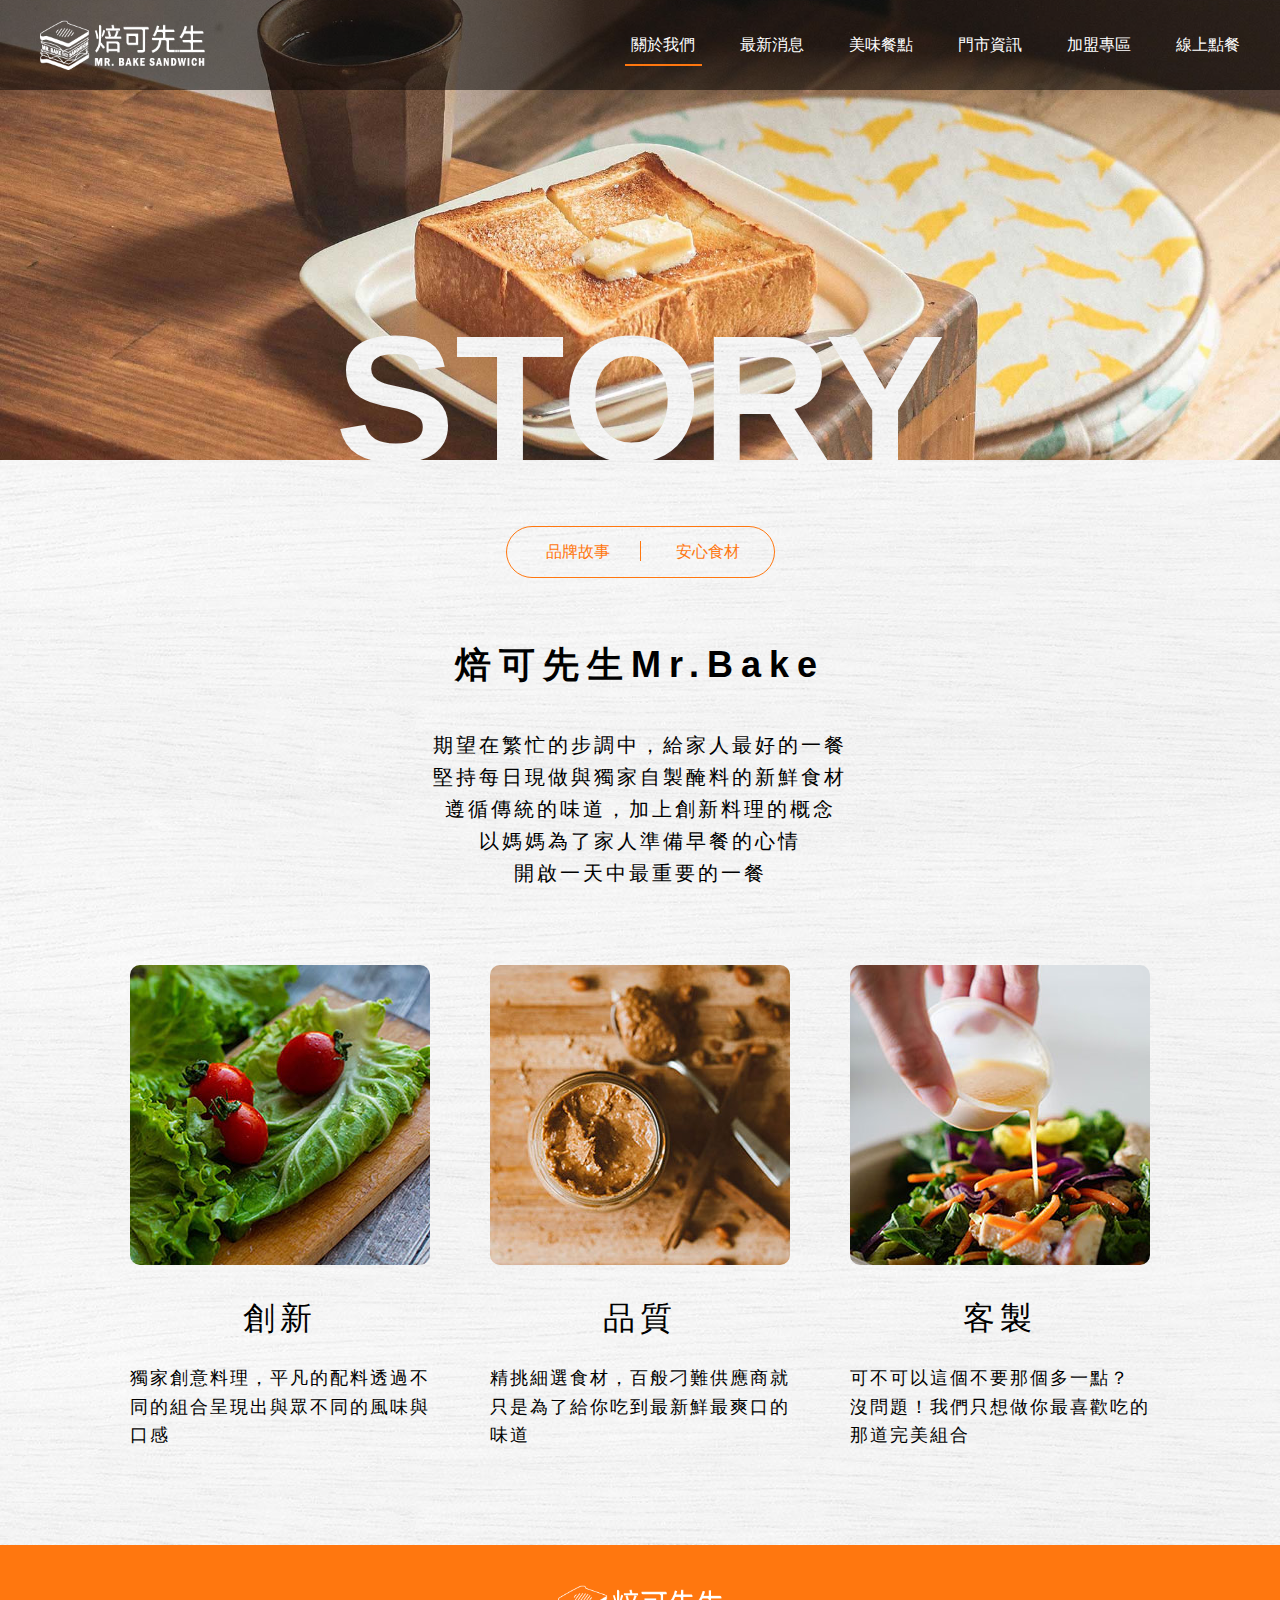
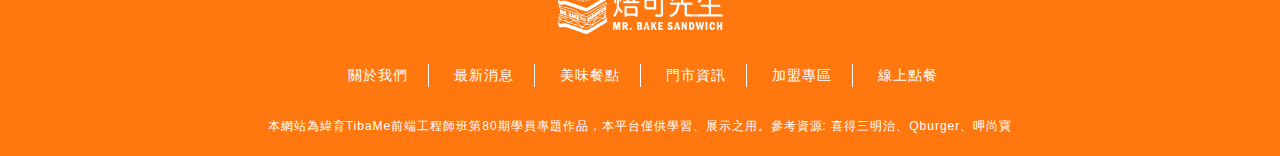
<file: about.html>
<!DOCTYPE html>
<html lang="en">
<head>
    <meta charset="UTF-8">
    <meta http-equiv="X-UA-Compatible" content="IE=edge">
    <meta name="viewport" content="width=device-width, initial-scale=1.0">
    <title>品牌故事</title>
    <link rel="icon" href="img/title.ico"  type="image/x-icon">
    <link rel="stylesheet" href='css/style_about.css'>
    <link rel="stylesheet" href="https://cdnjs.cloudflare.com/ajax/libs/font-awesome/6.2.0/css/all.min.css"/>
</head>
<body>
    <header id="header"  class="ham_bg">
        <div class="top">
            <a href="index.html"><img id='img_scroll' src='img/logo_w.png' alt=""></a>
            <i id='i_click' class="fa-solid fa-bars"></i>
            <ul id="ul_show" class="ham_ul_show">
                <li id="ol_show">
                    <a  class href="about.html">關於我們</a>
                    <ol >
                        <li><a class href="about.html">品牌故事</a></li>
                        <li><a class href="about_food.html">安心食材</a></li>
                    </ol>
                </li>
                <li><a class href="news.html">最新消息</a></li>
                <li><a class href="menu.html">美味餐點</a></li>
                <li><a class href="shop.html">門市資訊</a></li>
                <li><a class href="join.html">加盟專區</a></li>
                <li><a class href="order.html">線上點餐</a></li>
            </ul>
        </div>
    </header>
    <main>
        <div class="ab_banner banner">
            <h1 class="pagetitle">STORY</h1>
        </div>
        <div class="about_btn">
            <a href="about.html" class="story_btn">品牌故事</a><a href="about_food.html" class="food_btn">安心食材</a>
        </div>
        <div class="ab_content">
            <h2>焙可先生Mr.Bake</h2>
            <h6>期望在繁忙的步調中，給家人最好的一餐<br>
            堅持每日現做與獨家自製醃料的新鮮食材<br>
            遵循傳統的味道，加上創新料理的概念<br>
            以媽媽為了家人準備早餐的心情<br>
            開啟一天中最重要的一餐</h6>
        </div>
        <ul class="ab_info">
            <li>
                <img src='img/about_story/content1_story.jpg' alt=""><h4>創新</h4>
                <p class="font18px">獨家創意料理，平凡的配料透過不同的組合呈現出與眾不同的風味與口感
                </p>
            </li>
            <li>
                <img src='img/about_story/content2_story.jpg' alt=""><h4>品質</h4>
                <p class="font18px">精挑細選食材，百般刁難供應商就只是為了給你吃到最新鮮最爽口的味道
                </p>
            </li>
            <li>
                <img src='img/about_story/content3_story.jpg' alt=""><h4>客製</h4>
                <p class="font18px">可不可以這個不要那個多一點？
                    沒問題！我們只想做你最喜歡吃的那道完美組合
                </p>
            </li>
        </ul>

    </main>
    <footer>
        <div class="info">
            <a href="index.html"><img src='img/logo_w.png' alt=""></a>
            <ul>
                <li><a href="about.html">關於我們</a></li>
                <li><a href="news.html">最新消息</a></li>
                <li><a href="menu.html">美味餐點</a></li>
                <li><a href="shop.html">門市資訊</a></li>
                <li><a href="join.html">加盟專區</a></li>
                <li><a href="order.html">線上點餐</a></li>
            </ul>
            <p>本網站為緯育TibaMe前端工程師班第80期學員專題作品，本平台僅供學習、展示之用。參考資源: 喜得三明治、Qburger、呷尚寶</p>
        </div>
    </footer>
    <script src="js/jquery-3.6.1.min.js"></script>
    <script src="js/common.js"></script>
</body>
</html>
</file>
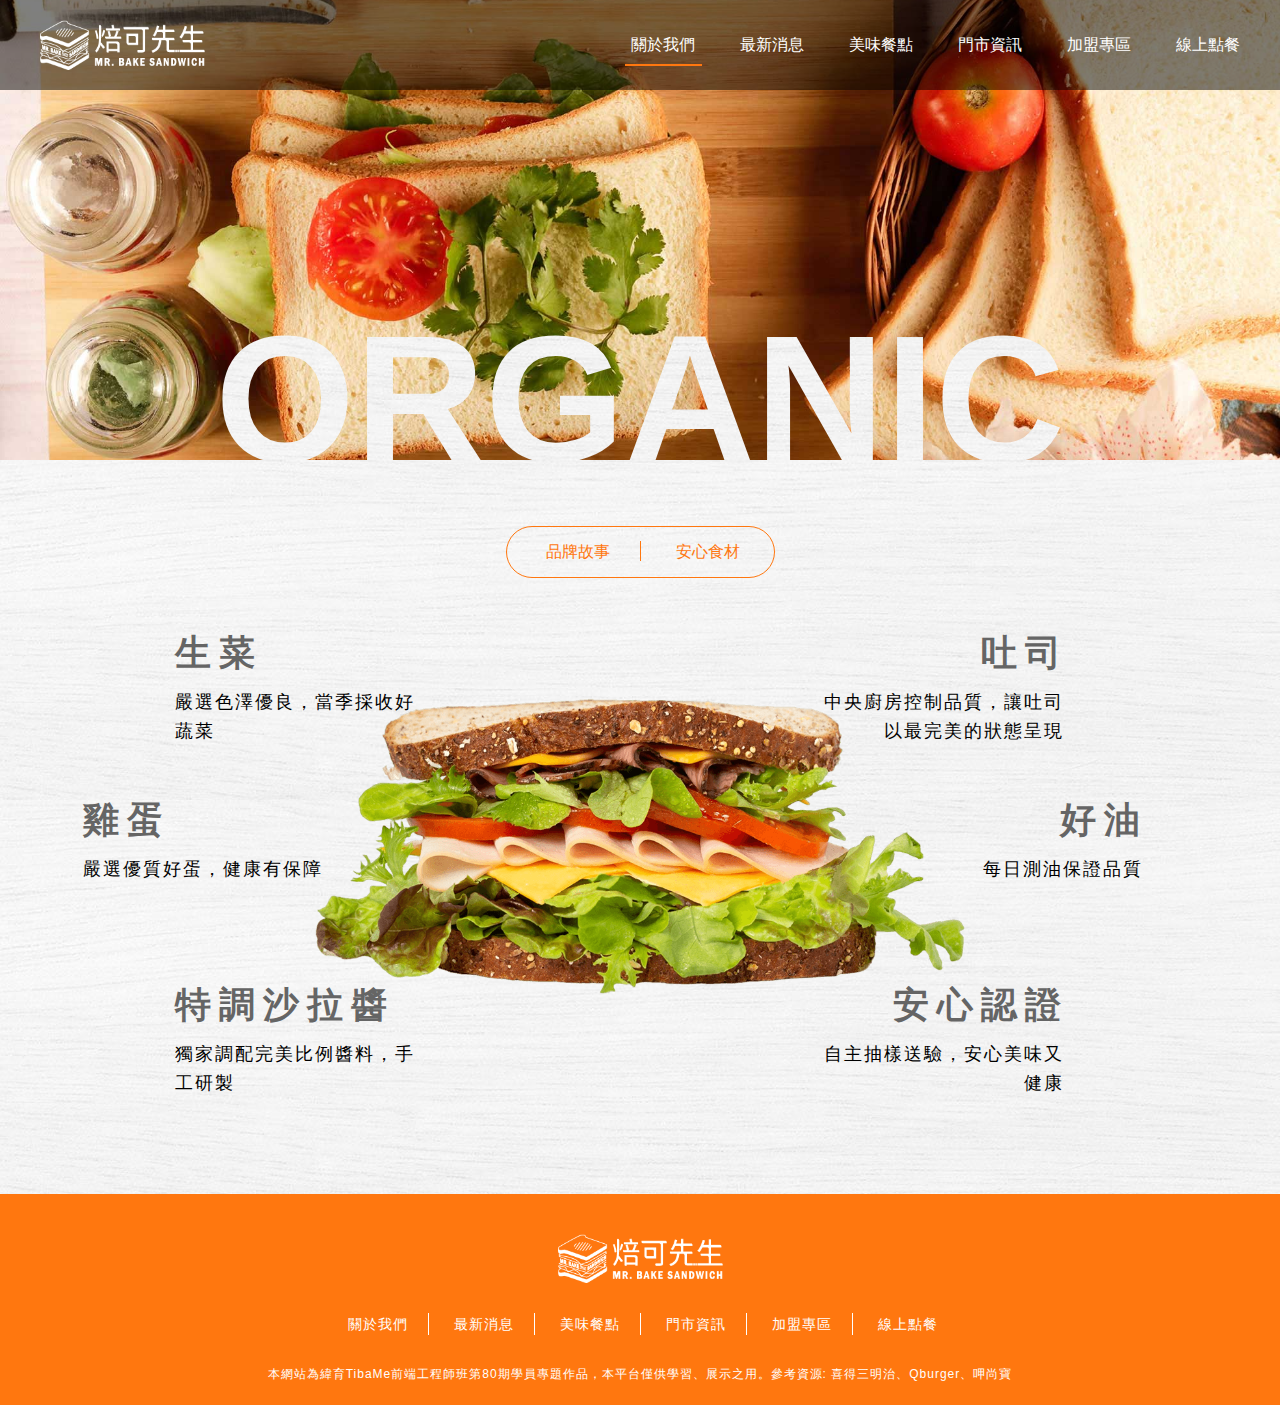
<file: about_food.html>
<!DOCTYPE html>
<html lang="en">
<head>
    <meta charset="UTF-8">
    <meta http-equiv="X-UA-Compatible" content="IE=edge">
    <meta name="viewport" content="width=device-width, initial-scale=1.0">
    <title>安心食材</title>
    <link rel="icon" href="img/title.ico"  type="image/x-icon">
    <link rel="stylesheet" href='css/style_about_organicfood.css'>
    <link rel="stylesheet" href="https://cdnjs.cloudflare.com/ajax/libs/font-awesome/6.2.0/css/all.min.css"/>
</head>
<body>
    <header id="header"  class="">
        <div class="top">
            <a href="index.html"><img id='img_scroll' src='img/logo_w.png' alt=""></a>
            <i id='i_click' class="fa-solid fa-bars"></i>
            <ul id="ul_show" class="">
                <li id="ol_show"><a  class href="about.html">關於我們</a>
                    <ol >
                        <li><a class href="about.html">品牌故事</a></li>
                        <li><a class href="about_food.html">安心食材</a></li>
                    </ol></li>
                <li><a class href="news.html">最新消息</a></li>
                <li><a class href="menu.html">美味餐點</a></li>
                <li><a class href="shop.html">門市資訊</a></li>
                <li><a class href="join.html">加盟專區</a></li>
                <li><a class href="order.html">線上點餐</a></li>
            </ul>
        </div>
    </header>
    <main>
        <div class="ab_f_banner banner">
            <h1 class="pagetitle">ORGANIC</h1>
        </div>
        <div class="about_btn">
            <a href="about.html" class="story_btn">品牌故事</a><a href="about_food.html" class="food_btn">安心食材</a>
        </div>
        <div class="food">
            <img src='img/about_organicfood/content_food.png' alt="">
            <ul>
                <li class="food1">
                    <h2>生菜</h2>
                    <p class="font18px">嚴選色澤優良，當季採收好蔬菜</p>
                </li>
                <li class="food2">
                    <h2>吐司</h2>
                    <p class="font18px">中央廚房控制品質，讓吐司以最完美的狀態呈現</p>
                </li>
                <li class="food3">
                    <h2>雞蛋</h2>
                    <p class="font18px">嚴選優質好蛋，健康有保障</p>
                </li>
                <li class="food4">
                    <h2>好油</h2>
                    <p class="font18px">每日測油保證品質</p>
                </li>
                <li class="food5">
                    <h2>特調沙拉醬</h2>
                    <p class="font18px">獨家調配完美比例醬料，手工研製</p>
                </li>
                <li class="food6">
                    <h2>安心認證</h2>
                    <p class="font18px">自主抽樣送驗，安心美味又健康</p>
                </li>
            </ul>
        </div>
    </main>
    <footer>
        <div class="info">
            <a href="index.html"><img src='img/logo_w.png' alt=""></a>
            <ul>
                <li><a href="about.html">關於我們</a></li>
                <li><a href="news.html">最新消息</a></li>
                <li><a href="menu.html">美味餐點</a></li>
                <li><a href="shop.html">門市資訊</a></li>
                <li><a href="join.html">加盟專區</a></li>
                <li><a href="order.html">線上點餐</a></li>
            </ul>
            <p>本網站為緯育TibaMe前端工程師班第80期學員專題作品，本平台僅供學習、展示之用。參考資源: 喜得三明治、Qburger、呷尚寶</p>
        </div>
    </footer>
    <script src="js/jquery-3.6.1.min.js"></script>
    <script src="js/common.js"></script>
</body>
</html>
</file>
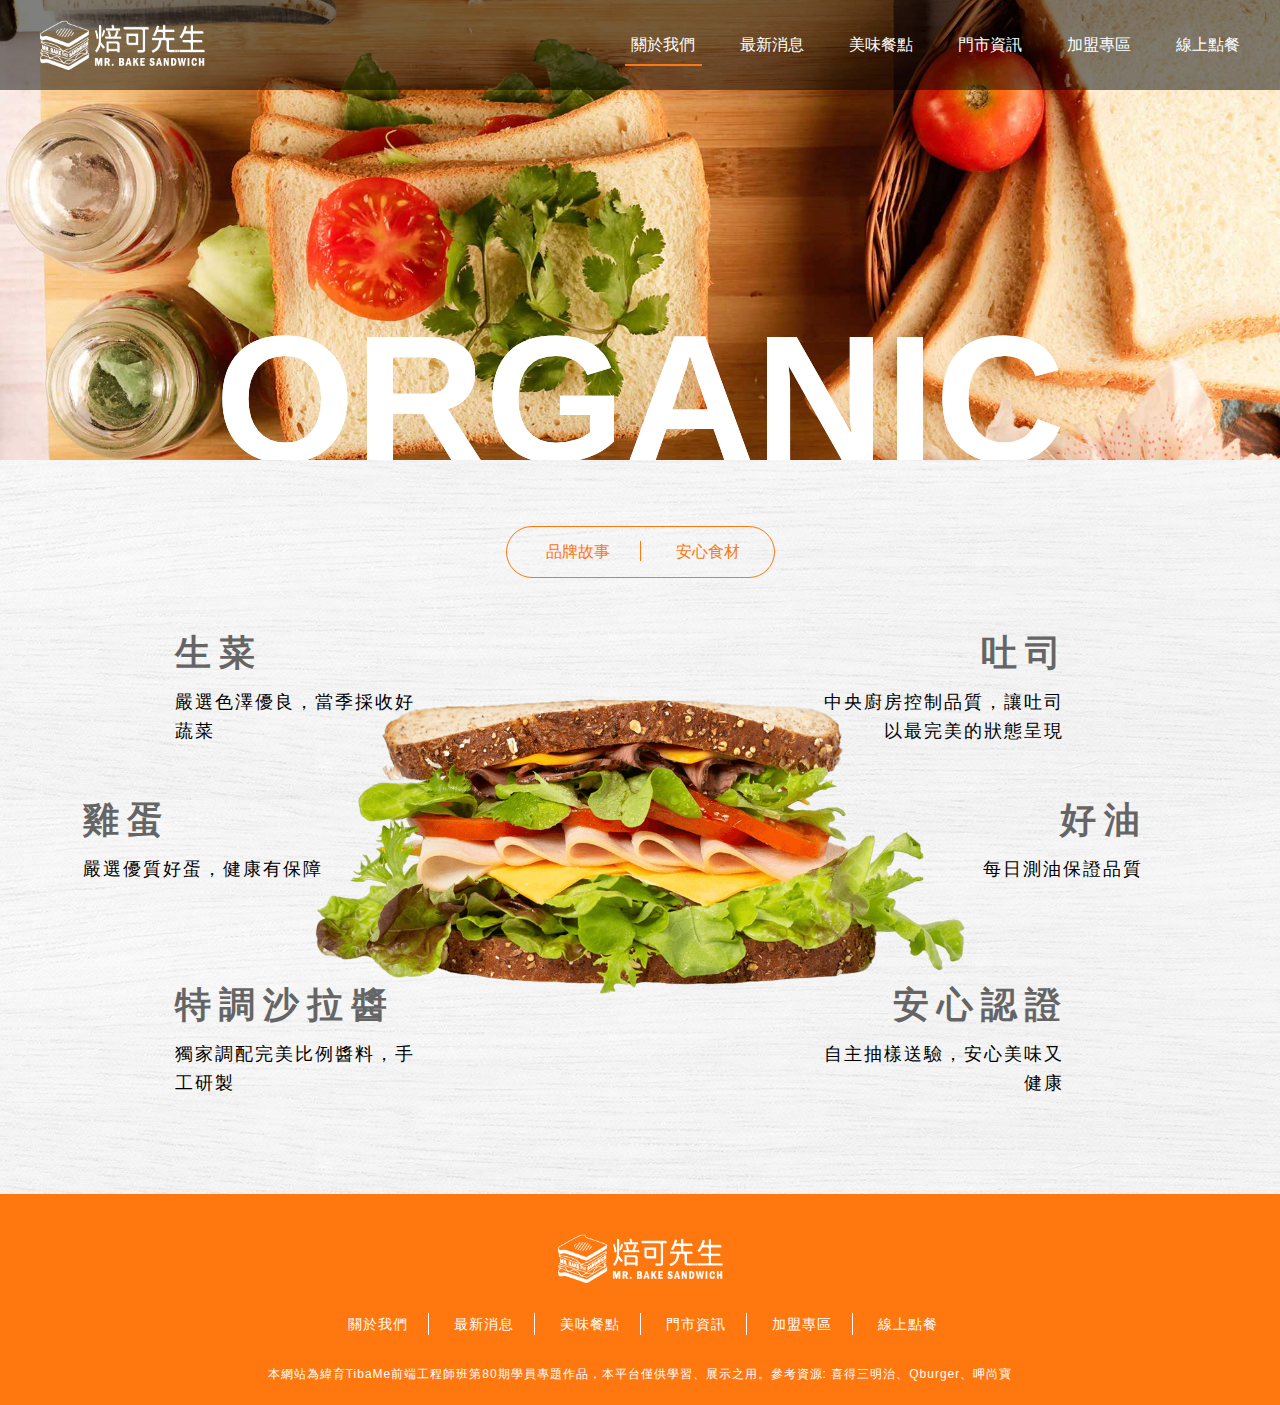
<file: about_organicfood.html>
<!DOCTYPE html>
<html lang="en">
<head>
    <meta charset="UTF-8">
    <meta http-equiv="X-UA-Compatible" content="IE=edge">
    <meta name="viewport" content="width=device-width, initial-scale=1.0">
    <title>安心食材</title>
    <link rel="stylesheet" href='css/style_about_organicfood.css'>
</head>
<body>
    <header>
        <div class="top">
            <a href="index.html"><img src='img/logo_w.png' alt=""></a>
            <ul>
                <li><a href="about.html">關於我們</a>
                    <ol>
                        <li><a href="about.html">品牌故事</a></li>
                        <li><a href="about_organicfood.html">安心食材</a></li>
                    </ol></li>
                <li><a href="news.html">最新消息</a></li>
                <li><a href="menu.html">美味餐點</a></li>
                <li><a href="shop.html">門市資訊</a></li>
                <li><a href="join.html">加盟專區</a></li>
                <li><a href="order.html">線上點餐</a></li>
            </ul>
        </div>
    </header>
    <main>
        <div class="ab_f_banner banner">
            <h1 class="pagetitle white">ORGANIC</h1>
        </div>
        <div class="about_btn">
            <a href="about.html" class="story_btn">品牌故事</a><a href="about_organicfood.html" class="food_btn">安心食材</a>
        </div>
        <div class="food">
            <img src='img/about_organicfood/content_food.png' alt="">
            <ul>
                <li class="food1">
                    <h2>生菜</h2>
                    <p class="font18px">嚴選色澤優良，當季採收好蔬菜</p>
                </li>
                <li class="food2">
                    <h2>吐司</h2>
                    <p class="font18px">中央廚房控制品質，讓吐司以最完美的狀態呈現</p>
                </li>
                <li class="food3">
                    <h2>雞蛋</h2>
                    <p class="font18px">嚴選優質好蛋，健康有保障</p>
                </li>
                <li class="food4">
                    <h2>好油</h2>
                    <p class="font18px">每日測油保證品質</p>
                </li>
                <li class="food5">
                    <h2>特調沙拉醬</h2>
                    <p class="font18px">獨家調配完美比例醬料，手工研製</p>
                </li>
                <li class="food6">
                    <h2>安心認證</h2>
                    <p class="font18px">自主抽樣送驗，安心美味又健康</p>
                </li>
            </ul>
        </div>
    </main>
    <footer>
        <div class="info">
            <a href="index.html"><img src='img/logo_w.png' alt=""></a>
            <ul>
                <li><a href="about.html">關於我們</a></li>
                <li><a href="news.html">最新消息</a></li>
                <li><a href="menu.html">美味餐點</a></li>
                <li><a href="shop.html">門市資訊</a></li>
                <li><a href="join.html">加盟專區</a></li>
                <li><a href="order.html">線上點餐</a></li>
            </ul>
            <p>本網站為緯育TibaMe前端工程師班第80期學員專題作品，本平台僅供學習、展示之用。參考資源: 喜得三明治、Qburger、呷尚寶</p>
        </div>
    </footer>
</body>
</html>
</file>
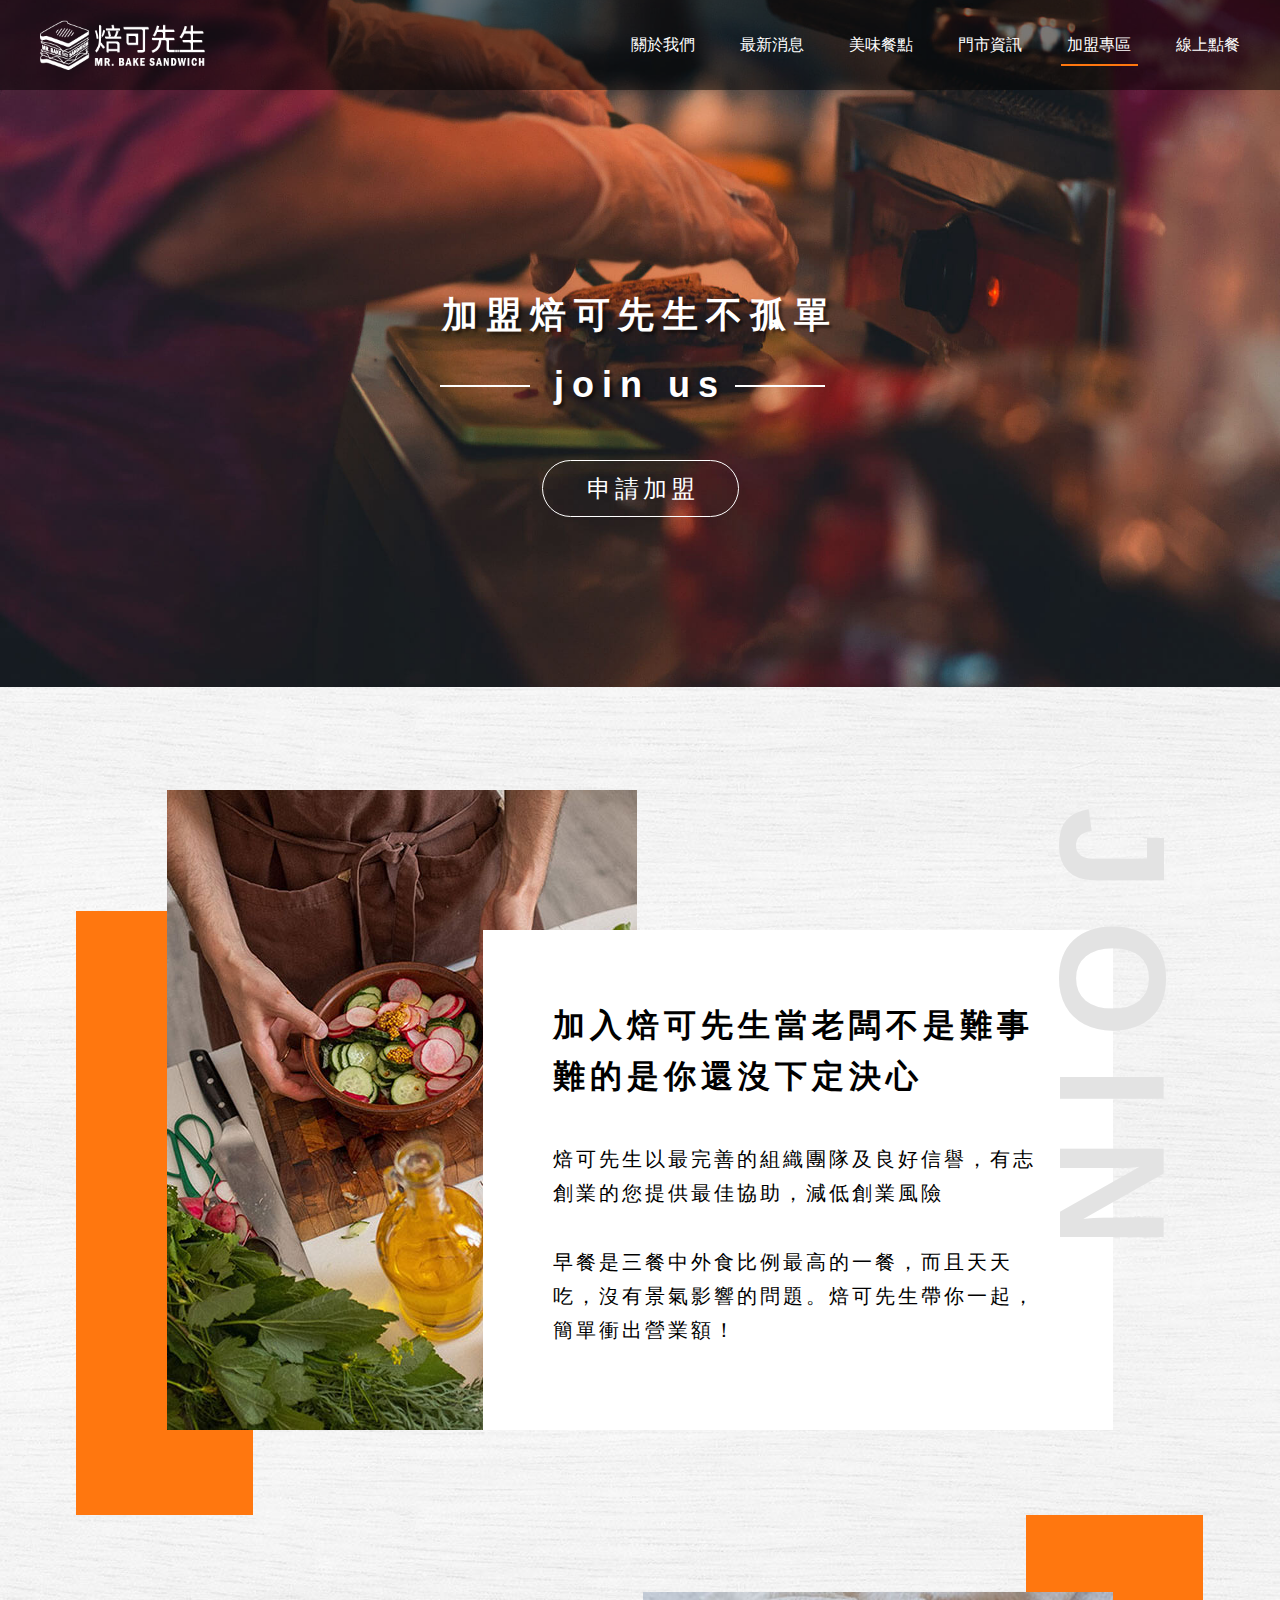
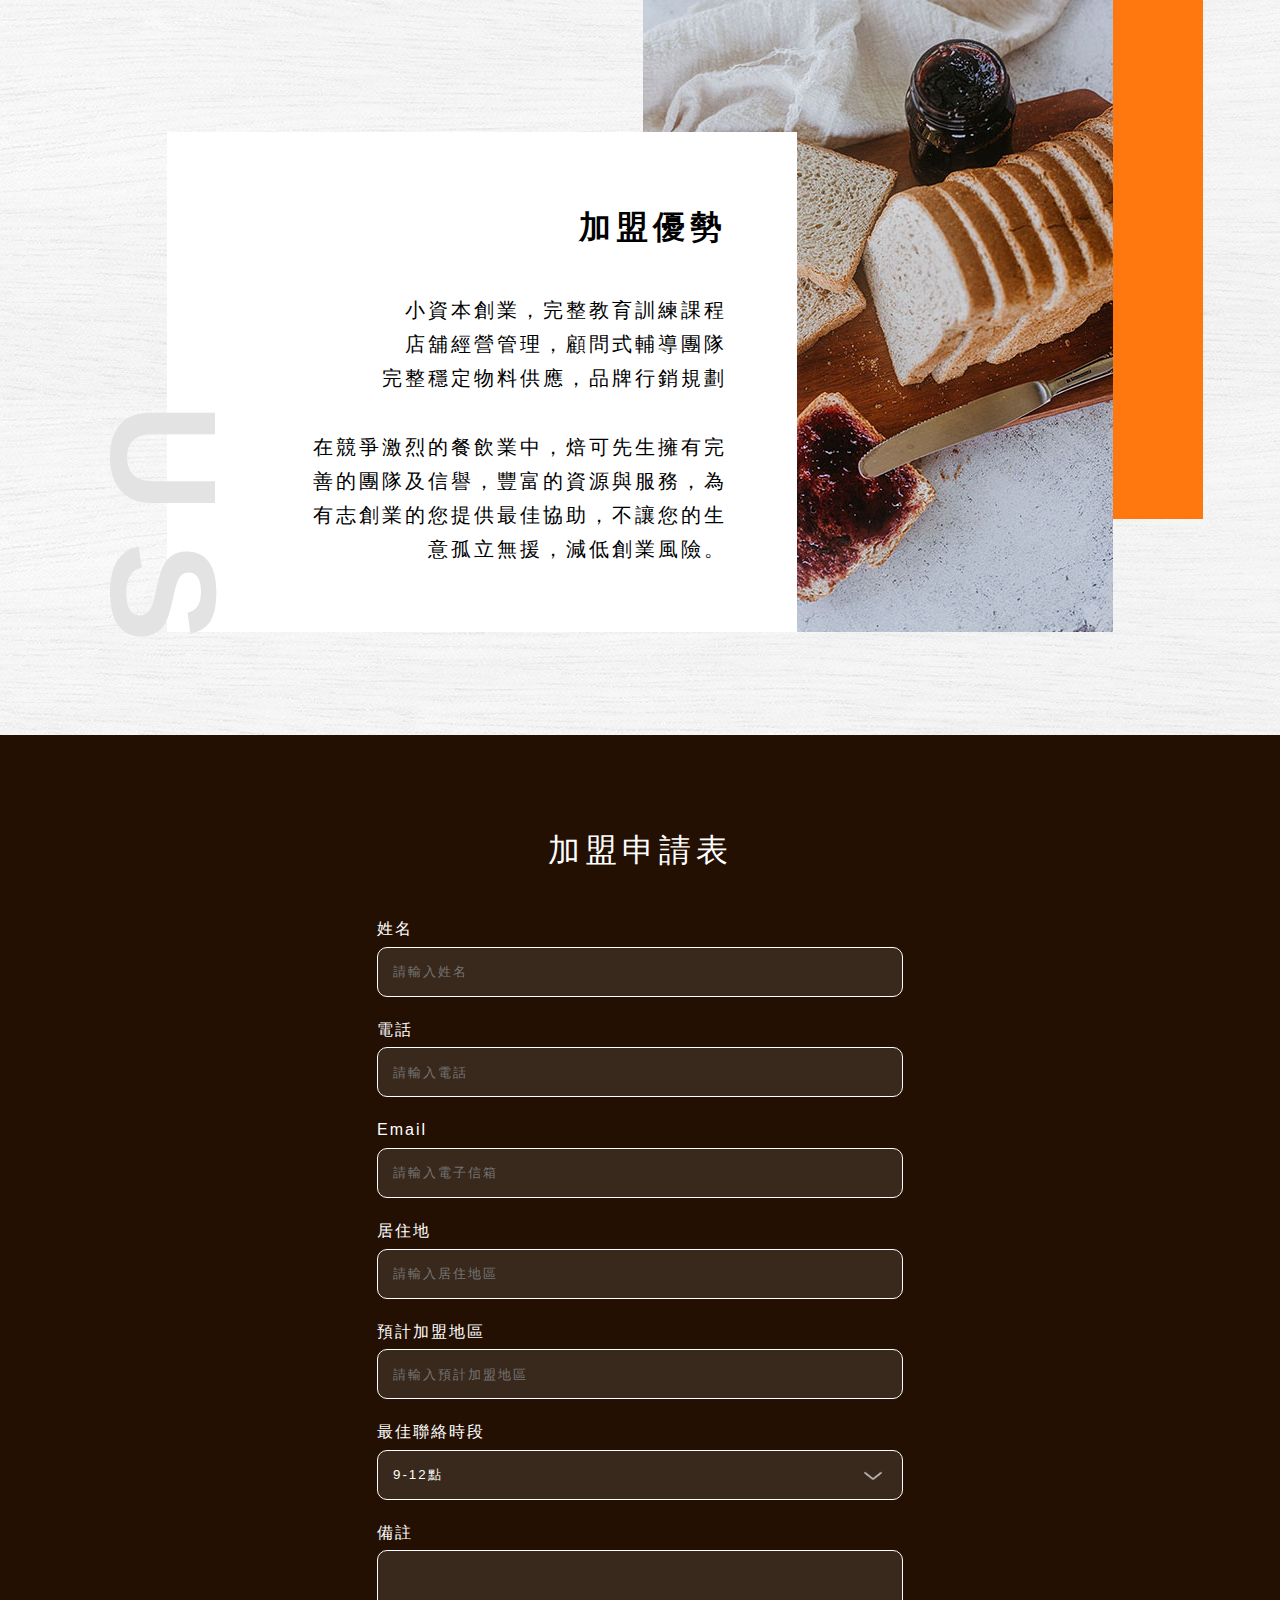
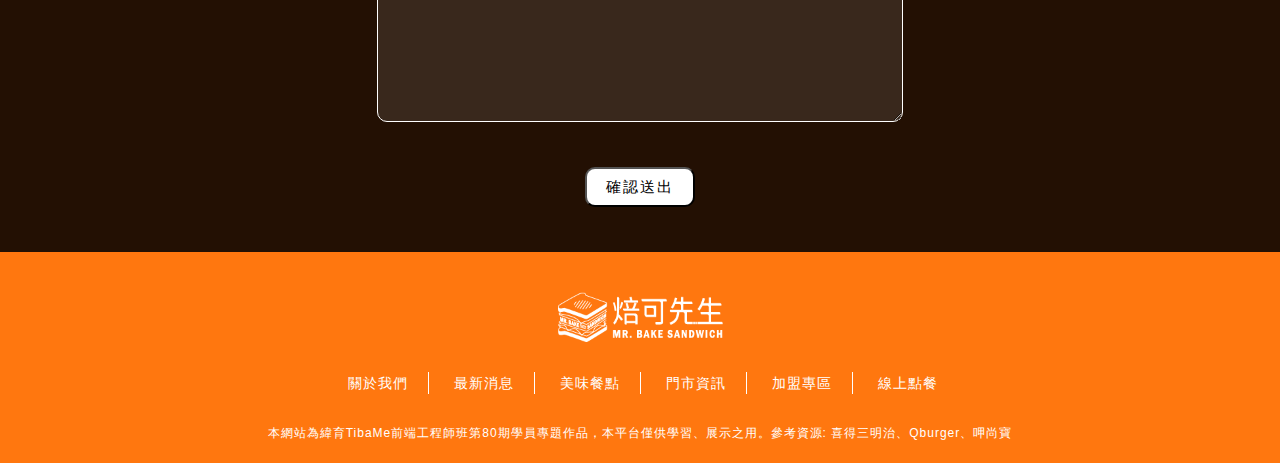
<file: join.html>
<!DOCTYPE html>
<html lang="en">
<head>
    <meta charset="UTF-8">
    <meta http-equiv="X-UA-Compatible" content="IE=edge">
    <meta name="viewport" content="width=device-width, initial-scale=1.0">
    <title>加盟專區</title>
    <link rel="icon" href="img/title.ico"  type="image/x-icon">
    <link rel="stylesheet" href='css/style_join.css'>
    <link rel="stylesheet" href="https://cdnjs.cloudflare.com/ajax/libs/font-awesome/6.2.0/css/all.min.css"/>
    <!-- animate.css cdn -->
    <link rel="stylesheet" href="https://cdnjs.cloudflare.com/ajax/libs/animate.css/4.1.1/animate.min.css">
</head>
<body>
    <header id="header"  class="">
        <div class="top">
            <a href="index.html"><img id='img_scroll' src='img/logo_w.png' alt=""></a>
            <i id='i_click' class="fa-solid fa-bars"></i>
            <ul id="ul_show" class="">
                <li id="ol_show"><a  class href="about.html">關於我們</a>
                    <ol >
                        <li><a class href="about.html">品牌故事</a></li>
                        <li><a class href="about_food.html">安心食材</a></li>
                    </ol></li>
                <li><a class href="news.html">最新消息</a></li>
                <li><a class href="menu.html">美味餐點</a></li>
                <li><a class href="shop.html">門市資訊</a></li>
                <li><a class href="join.html">加盟專區</a></li>
                <li><a class href="order.html">線上點餐</a></li>
            </ul>
        </div>
    </header>
    <main>
        <div class="jo_banner">
            <div class="jo_title animate__flipInX animate__animated">
                <h2 class="jo_title_line white">加盟焙可先生不孤單<br>join us</h2>
                <a href="#form" class="jo_btn">申請加盟</a>
            </div>
        </div>
        <div class="jo_content_up ">
            <img src="img/join/content1_join.jpg" alt="">
            <div class="jo_article">
                <h4>加入焙可先生當老闆不是難事
                    <br>難的是你還沒下定決心</h4>
                <p class="font20px">焙可先生以最完善的組織團隊及良好信譽，有志創業的您提供最佳協助，減低創業風險</p>
                <p class="font20px">早餐是三餐中外食比例最高的一餐，而且天天吃，沒有景氣影響的問題。焙可先生帶你一起，簡單衝出營業額！</p>
            </div>
            <p class="jo_text_bg ">JOIN</p>
        </div>
        <div class="jo_content_down ">
            <div class="jo_article">
                <h4>加盟優勢</h4>
                <p class="font20px">小資本創業，完整教育訓練課程<br>
                    店舖經營管理，顧問式輔導團隊<br>
                    完整穩定物料供應，品牌行銷規劃</p>
                <p class="font20px">在競爭激烈的餐飲業中，焙可先生擁有完善的團隊及信譽，豐富的資源與服務，為有志創業的您提供最佳協助，不讓您的生意孤立無援，減低創業風險。</p>
            </div>
            <img src="img/join/content2_join.jpg" alt="">
            <p class="jo_text_bg ">US</p>
        </div>
        <div id = 'form' class="form">
        <div class="form_info">
            <h4>加盟申請表</h4>
            <label for="name">姓名</label>
            <input  type="text" placeholder="請輸入姓名" name="name">
            <label for="phone">電話</label>
            <input  type="text" placeholder="請輸入電話" name="phone">
            <label for="mail">Email</label>
            <input  type="text" placeholder="請輸入電子信箱" name="mail">
            <label for="add">居住地</label>
            <input  type="text" placeholder="請輸入居住地區" name="add">
            <label for="work">預計加盟地區</label>
            <input  type="text" placeholder="請輸入預計加盟地區" name="work">
            <label for="time">最佳聯絡時段</label>
            <select name="time" id="time">
                <option value="9-12">9-12點</option>
                <option value="12-18">12-18點</option>
                <option value="18-22">18-22點</option>
            </select>
            <label for="note">備註</label>
            <textarea name="note" id="mote" cols="30" rows="10"></textarea>
            <button class="btn_form">確認送出</button>
        </div>
        </div>
        <div id='commit_no' class="commit_wrap none">
            <div class="commit_no">
                <p class="font18px">資料請填寫完整</p>
                <a class="font18px form_no">OK</a>
            </div>
        </div>
        <div id='commit_ok'  class="commit_wrap none">
            <div class="commit_ok">
                <p class="font18px">謝謝您的填寫，我們會<br>盡快安排專人與您聯絡</p>
                <a class="font18px form_ok">OK</a>
            </div>
        </div>
    </main>
    <footer>
        <div class="info">
            <a href="index.html"><img src='img/logo_w.png' alt=""></a>
            <ul>
                <li><a href="about.html">關於我們</a></li>
                <li><a href="news.html">最新消息</a></li>
                <li><a href="menu.html">美味餐點</a></li>
                <li><a href="shop.html">門市資訊</a></li>
                <li><a href="join.html">加盟專區</a></li>
                <li><a href="order.html">線上點餐</a></li>
            </ul>
            <p>本網站為緯育TibaMe前端工程師班第80期學員專題作品，本平台僅供學習、展示之用。參考資源: 喜得三明治、Qburger、呷尚寶</p>
        </div>
    </footer>
    <script src="js/jquery-3.6.1.min.js"></script>
    <script src="js/common.js"></script>
    <script src="js/js_join.js"></script>
</body>
</html>
</file>
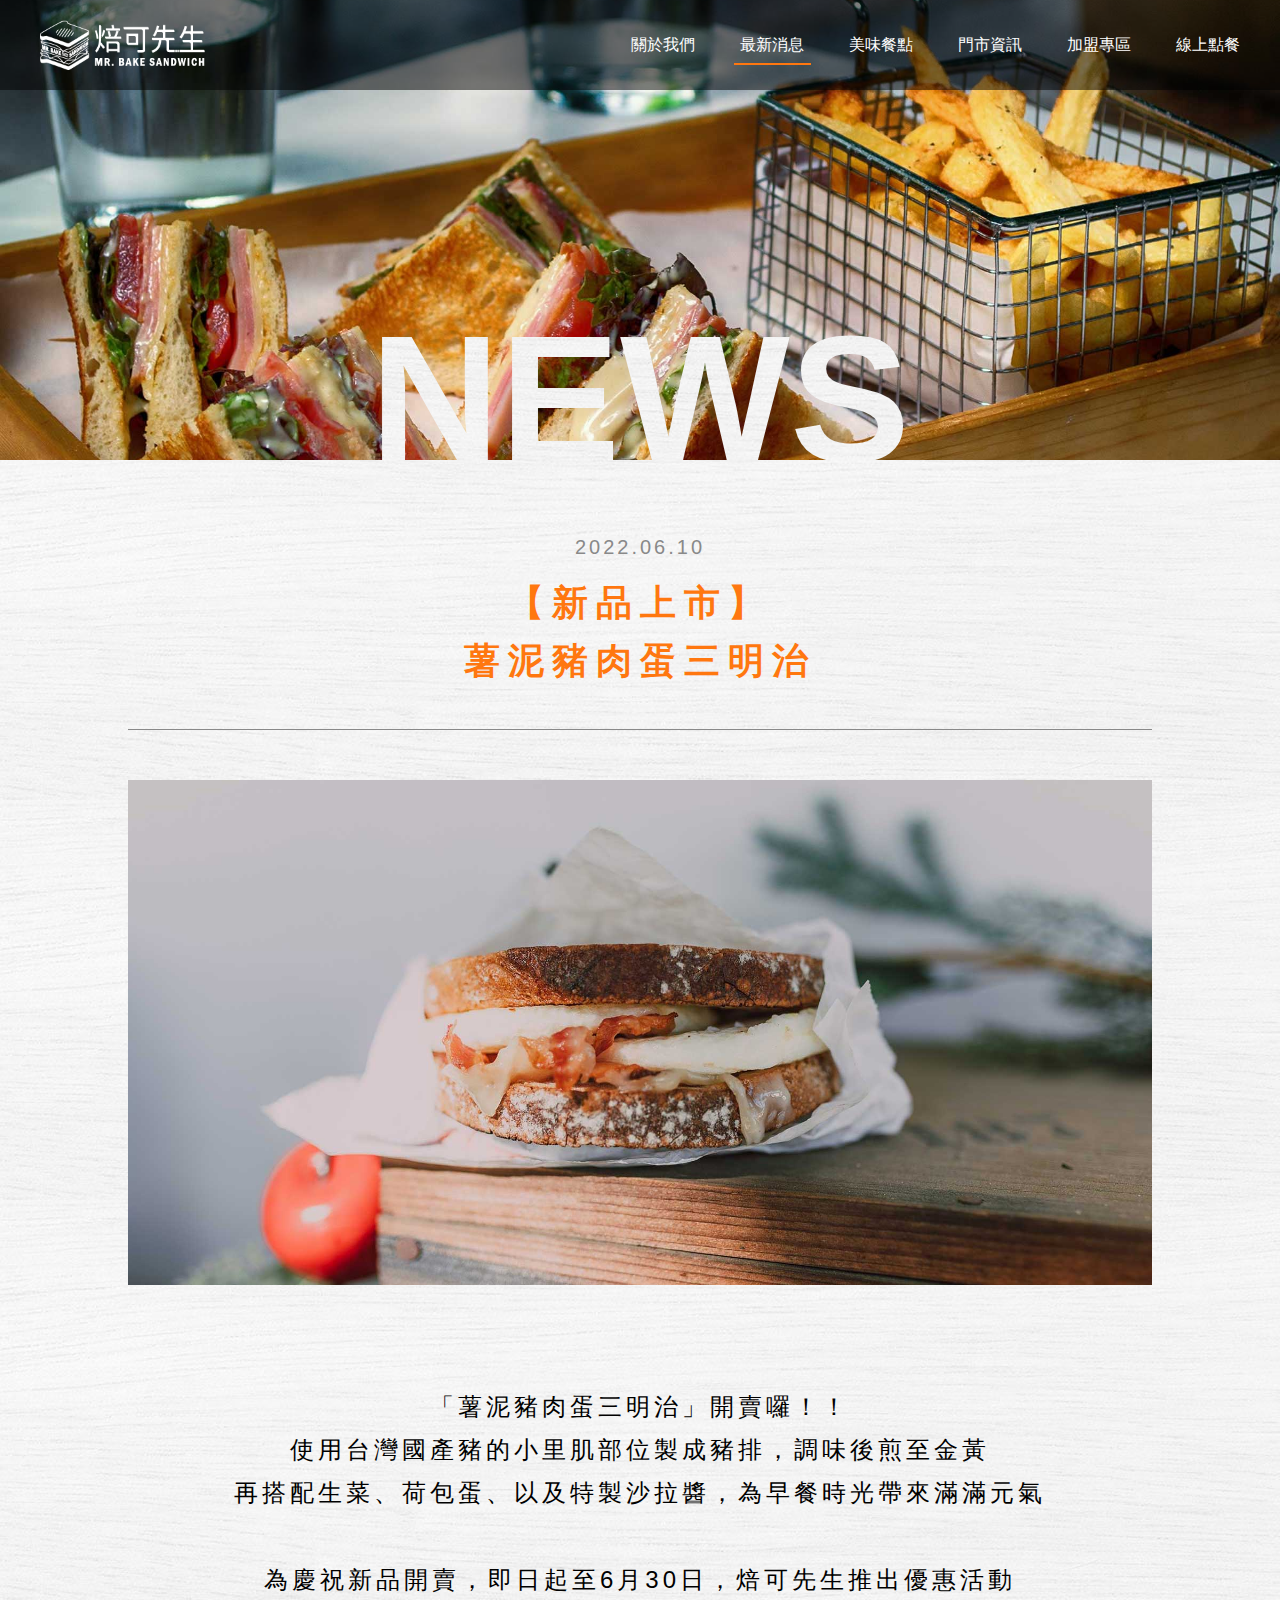
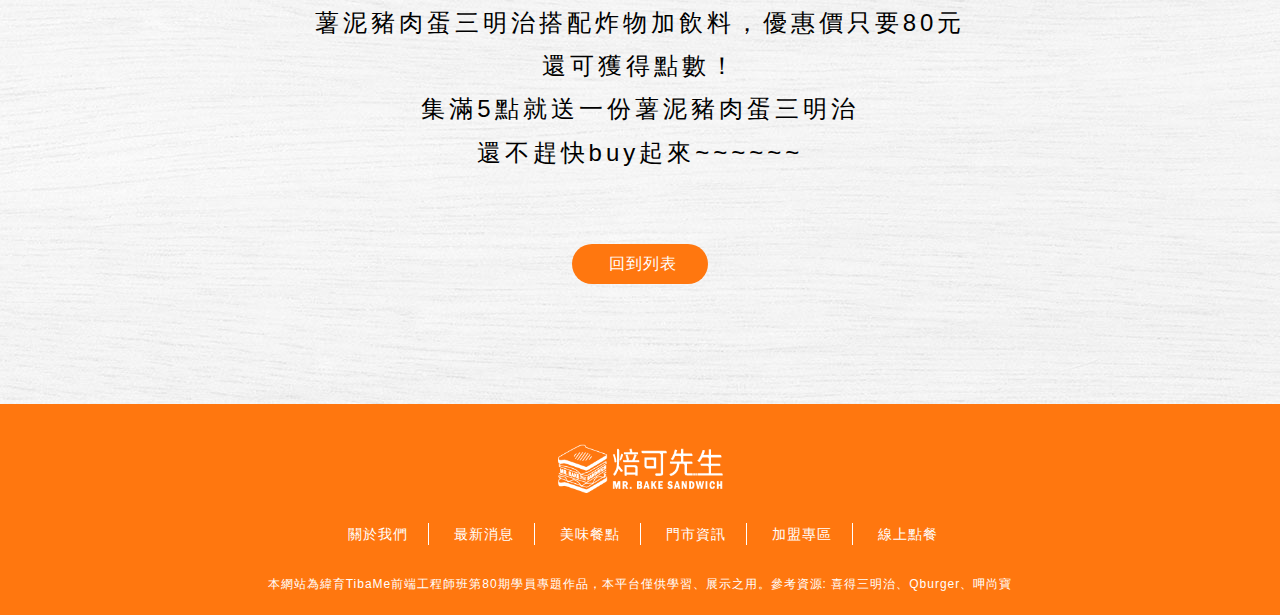
<file: news_page.html>
<!DOCTYPE html>
<html lang="en">
<head>
    <meta charset="UTF-8">
    <meta http-equiv="X-UA-Compatible" content="IE=edge">
    <meta name="viewport" content="width=device-width, initial-scale=1.0">
    <title>最新消息</title>
    <link rel="icon" href="img/title.ico"  type="image/x-icon">
    <link rel="stylesheet" href='css/style_news_page.css'>
    <link rel="stylesheet" href="https://cdnjs.cloudflare.com/ajax/libs/font-awesome/6.2.0/css/all.min.css"/>
</head>
<body>
    <header id="header"  class="">
        <div class="top">
            <a href="index.html"><img id='img_scroll' src='img/logo_w.png' alt=""></a>
            <i id='i_click' class="fa-solid fa-bars"></i>
            <ul id="ul_show" class="">
                <li id="ol_show"><a  class href="about.html">關於我們</a>
                    <ol >
                        <li><a class href="about.html">品牌故事</a></li>
                        <li><a class href="about_food.html">安心食材</a></li>
                    </ol></li>
                <li><a class href="news.html">最新消息</a></li>
                <li><a class href="menu.html">美味餐點</a></li>
                <li><a class href="shop.html">門市資訊</a></li>
                <li><a class href="join.html">加盟專區</a></li>
                <li><a class href="order.html">線上點餐</a></li>
            </ul>
        </div>
    </header>
    <main>
        <div class="ne_banner banner">
            <h1 class="pagetitle">NEWS</h1>
        </div>
        <div class="title">
            <p class="font20px ">2022.06.10</p>
            <h2 class="orange">【新品上市】<br>薯泥豬肉蛋三明治</h2>
        </div>
        <img src="img/news/news_page.jpg" alt="">
        <p class="content font24px">「薯泥豬肉蛋三明治」開賣囉！！<br>
            使用台灣國產豬的小里肌部位製成豬排，調味後煎至金黃<br>
            再搭配生菜、荷包蛋、以及特製沙拉醬，為早餐時光帶來滿滿元氣<br>
            <br>
            為慶祝新品開賣，即日起至6月30日，焙可先生推出優惠活動<br>
            薯泥豬肉蛋三明治搭配炸物加飲料，優惠價只要80元<br>
            還可獲得點數！<br>
            集滿5點就送一份薯泥豬肉蛋三明治<br>
            還不趕快buy起來~~~~~~</p>
        <a class="back font16px" href="news.html">回到列表</a>
    </main>
    <footer>
        <div class="info">
            <a href="index.html"><img src='img/logo_w.png' alt=""></a>
            <ul>
                <li><a href="about.html">關於我們</a></li>
                <li><a href="news.html">最新消息</a></li>
                <li><a href="menu.html">美味餐點</a></li>
                <li><a href="shop.html">門市資訊</a></li>
                <li><a href="join.html">加盟專區</a></li>
                <li><a href="order.html">線上點餐</a></li>
            </ul>
            <p>本網站為緯育TibaMe前端工程師班第80期學員專題作品，本平台僅供學習、展示之用。參考資源: 喜得三明治、Qburger、呷尚寶</p>
        </div>
    </footer>
    <script src="js/common.js"></script>
</body>
</html>
</file>
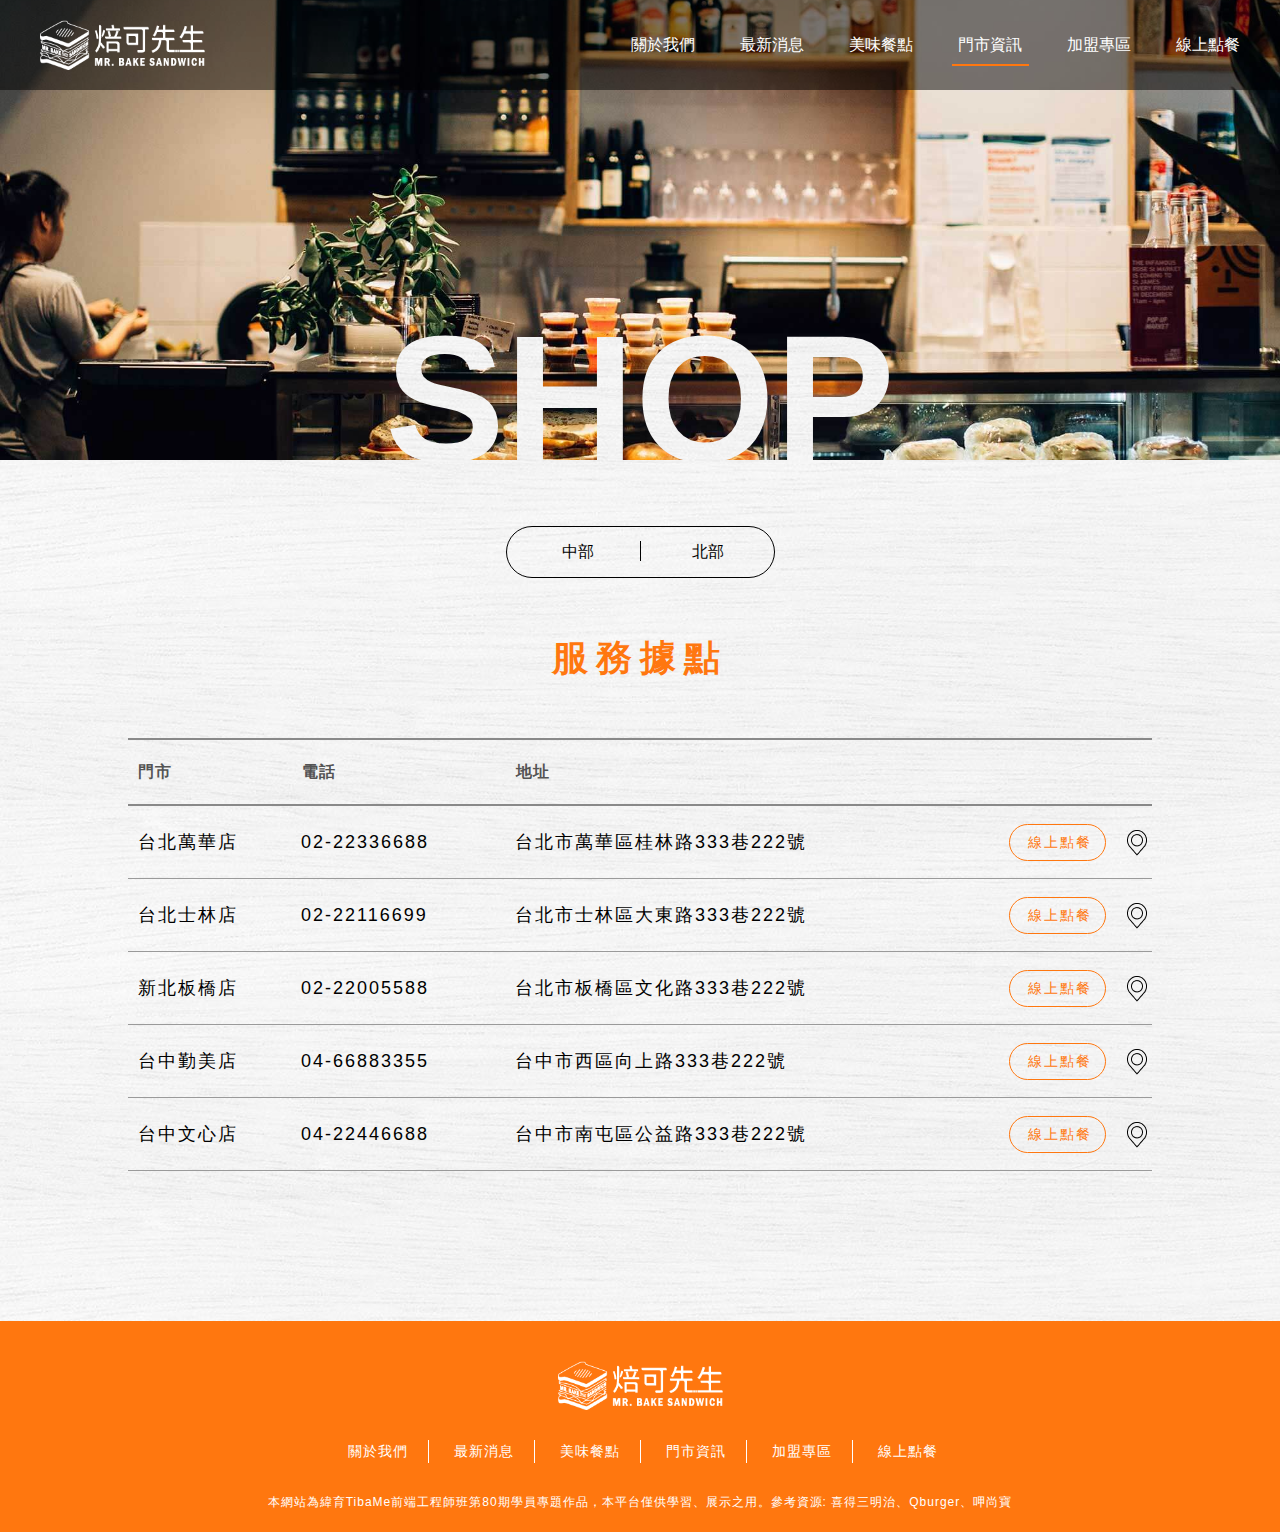
<file: shop.html>
<!DOCTYPE html>
<html lang="en">
<head>
    <meta charset="UTF-8">
    <meta http-equiv="X-UA-Compatible" content="IE=edge">
    <meta name="viewport" content="width=device-width, initial-scale=1.0">
    <title>門市資訊</title>
    <link rel="icon" href="img/title.ico"  type="image/x-icon">
    <link rel="stylesheet" href='css/style_shop.css'>
    <link rel="stylesheet" href="https://cdnjs.cloudflare.com/ajax/libs/font-awesome/6.2.0/css/all.min.css"/>
</head>
<body>
    <header id="header"  class="">
        <div class="top">
            <a href="index.html"><img id='img_scroll' src='img/logo_w.png' alt=""></a>
            <i id='i_click' class="fa-solid fa-bars"></i>
            <ul id="ul_show" class="">
                <li id="ol_show"><a  class href="about.html">關於我們</a>
                    <ol >
                        <li><a class href="about.html">品牌故事</a></li>
                        <li><a class href="about_food.html">安心食材</a></li>
                    </ol></li>
                <li><a class href="news.html">最新消息</a></li>
                <li><a class href="menu.html">美味餐點</a></li>
                <li><a class href="shop.html">門市資訊</a></li>
                <li><a class href="join.html">加盟專區</a></li>
                <li><a class href="order.html">線上點餐</a></li>
            </ul>
        </div>
    </header>
    <main>
        <div class="banner sh_banner">
            <h1 class="pagetitle">SHOP</h1>
        </div>
        <div class="sh_btn">
            <a  class="sh_btn1 taichung_show">中部</a><a  class="sh_btn2 taipei_show">北部</a>
        </div>
        <h2 class="sh_title orange">服務據點</h2>
        
        
        <div class="table">
            <div class=" tr td_title font16px darkgray">
                <p class="column1">門市</p>
                <p class="column2">電話</p>
                <p class="column3">地址</p>
            </div>
            <div class="tr font18px taichung_none">
                <p class="column1">台北萬華店</p>
                <p class="column2">02-22336688</p>
                <p class="column3">台北市萬華區桂林路333巷222號</p>
                <p class="column4"><a class="btn_td" href="order.html">線上點餐</a></p>
                <p class="column5"><button class ='map'  href=""><img src="img/shop/map.png" alt=""></button></p>
            </div>
            <div class="collapse">
                <iframe class=" google_map" src="https://www.google.com/maps/embed?pb=!1m18!1m12!1m3!1d3614.8621125378345!2d121.49400011502615!3d25.03875308397014!2m3!1f0!2f0!3f0!3m2!1i1024!2i768!4f13.1!3m3!1m2!1s0x3442a9abc48398f9%3A0xf70c0df5dc30e54b!2zMTA45Y-w5YyX5biC6JCs6I-v5Y2A5qGC5p6X6LevMzMz6Jmf!5e0!3m2!1szh-TW!2stw!4v1668485070646!5m2!1szh-TW!2stw" width="600" height="450" style="border:0;"  loading="lazy" ></iframe>
            </div>
            <div class="tr font18px taichung_none">
                <p class="column1">台北士林店</p>
                <p class="column2">02-22116699</p>
                <p class="column3">台北市士林區大東路333巷222號</p>
                <p class="column4"><a class="btn_td" href="order.html">線上點餐</a></p>
                <p class="column5"><button class ='map'  href=""><img src="img/shop/map.png" alt=""></button></p>
            </div>
            <div class="collapse">
                <iframe class=" google_map "  src="https://www.google.com/maps/embed?pb=!1m18!1m12!1m3!1d3613.3500487007936!2d121.52332001502738!3d25.090009283946166!2m3!1f0!2f0!3f0!3m2!1i1024!2i768!4f13.1!3m3!1m2!1s0x3442aebaca554aa1%3A0xb05888f7f01e0dfc!2zMTEx5Y-w5YyX5biC5aOr5p6X5Y2A5aSn5p2x6Lev!5e0!3m2!1szh-TW!2stw!4v1668497659488!5m2!1szh-TW!2stw" width="600" height="450" style="border:0;" allowfullscreen="" loading="lazy" referrerpolicy="no-referrer-when-downgrade"></iframe>
            </div>
            <div class="tr font18px taichung_none">
                <p class="column1">新北板橋店</p>
                <p class="column2">02-22005588</p>
                <p class="column3">台北市板橋區文化路333巷222號</p>
                <p class="column4"><a class="btn_td" href="order.html">線上點餐</a></p>
                <p class="column5"><button class ='map'  href=""><img src="img/shop/map.png" alt=""></button></p>
            </div>
            <div class="collapse">
                <iframe class=" google_map"  src="https://www.google.com/maps/embed?pb=!1m18!1m12!1m3!1d3615.3897511333207!2d121.46414031502586!3d25.02084398397856!2m3!1f0!2f0!3f0!3m2!1i1024!2i768!4f13.1!3m3!1m2!1s0x3442a8164fe2a96d%3A0x8198bfdbdde36d8b!2zMjIw5paw5YyX5biC5p2_5qmL5Y2A5paH5YyW6Lev5LiA5q61MzMz6Jmf!5e0!3m2!1szh-TW!2stw!4v1668497687409!5m2!1szh-TW!2stw" width="600" height="450" style="border:0;" allowfullscreen="" loading="lazy" referrerpolicy="no-referrer-when-downgrade"></iframe>
            </div>
            <div class="tr font18px taipei_none">
                <p class="column1">台中勤美店</p>
                <p class="column2">04-66883355</p>
                <p class="column3">台中市西區向上路333巷222號</p>
                <p class="column4"><a class="btn_td" href="order.html">線上點餐</a></p>
                <p class="column5"><button class ='map'  href=""><img src="img/shop/map.png" alt=""></button></p>
            </div>
            <div class="collapse">
                <iframe class=" google_map"  src="https://www.google.com/maps/embed?pb=!1m18!1m12!1m3!1d3640.7129635898973!2d120.65458811500893!3d24.14671648439552!2m3!1f0!2f0!3f0!3m2!1i1024!2i768!4f13.1!3m3!1m2!1s0x34693da2841301cb%3A0x6129d623f31be02d!2zNDAz5Y-w5Lit5biC6KW_5Y2A5ZCR5LiK6Lev5LiA5q61MzMz6Jmf!5e0!3m2!1szh-TW!2stw!4v1668497701609!5m2!1szh-TW!2stw" width="600" height="450" style="border:0;" allowfullscreen="" loading="lazy" referrerpolicy="no-referrer-when-downgrade"></iframe>
            </div>
            <div class="tr font18px taipei_none">
                <p class="column1">台中文心店</p>
                <p class="column2">04-22446688</p>
                <p class="column3">台中市南屯區公益路333巷222號</p>
                <p class="column4"><a class="btn_td" href="order.html">線上點餐</a></p>
                <p class="column5"><button class ='map'  href=""><img src="img/shop/map.png" alt=""></button></p>
            </div>
            <div class="collapse">
                <iframe class=" google_map"  src="https://www.google.com/maps/embed?pb=!1m18!1m12!1m3!1d3640.5993550485277!2d120.65388431500902!3d24.150704384393666!2m3!1f0!2f0!3f0!3m2!1i1024!2i768!4f13.1!3m3!1m2!1s0x34693d99b888d7f1%3A0x69df5f1d2e5401d1!2zNDAz5Y-w5Lit5biC6KW_5Y2A5YWs55uK6LevMzMz6Jmf!5e0!3m2!1szh-TW!2stw!4v1668497716154!5m2!1szh-TW!2stw" width="600" height="450" style="border:0;" allowfullscreen="" loading="lazy" referrerpolicy="no-referrer-when-downgrade"></iframe>
            </div>
        </div>
    </main>
    <footer>
        <div class="info">
            <a href="index.html"><img src='img/logo_w.png' alt=""></a>
            <ul>
                <li><a href="about.html">關於我們</a></li>
                <li><a href="news.html">最新消息</a></li>
                <li><a href="menu.html">美味餐點</a></li>
                <li><a href="shop.html">門市資訊</a></li>
                <li><a href="join.html">加盟專區</a></li>
                <li><a href="order.html">線上點餐</a></li>
            </ul>
            <p>本網站為緯育TibaMe前端工程師班第80期學員專題作品，本平台僅供學習、展示之用。參考資源: 喜得三明治、Qburger、呷尚寶</p>
        </div>
    </footer>
    <script src="js/jquery-3.6.1.min.js"></script>
    <script src="js/common.js"></script>
    <script src="js/js_shop.js"></script>
</body>
</html>
</file>
<file: css/style_about.css>
@import url('reset.css');

@import url('base.css');


/* about page */

.top ul li:first-child a{
    position: relative;
}

.top ul > li:first-child > a::before {
    content: "";
    display: block;
    width: 77px;
    height: 2px;
    background: #FF770F;
    position: absolute;
    left: 19px;
    bottom: 4px;
}

/* --------------------banner----------------------- */
.ab_banner{
    background-image: url('../img/about_story/banner_story.jpg');
}

/* ---------------內容--------------- */

/* 按鈕 */
.about_btn{
    margin: 0 auto;
    border: 1px solid #FF770F;
    width: 267px;
    border-radius: 40px;
    text-align: center;
    position: relative;
    margin-top: 66px;
}

.story_btn , .food_btn{
    color: #FF770F;
    line-height: 50px;
    width: 130px;
    display: inline-block;
}

.story_btn:hover , .food_btn:hover{
    color: saddlebrown;
}

.food_btn::before{
    content: "";
    width: 1px;
    height: 20px;
    background: #FF770F;
    display: block;
    position: absolute;
    left: 133px;
    top: 14px;
}

/* 內文 */
.ab_content{
    text-align: center;
    
}
.ab_content h2{
    /* font-weight: bold; */
    margin-top: 67px;
}
.ab_content h6{
    margin: 44px 0 76px;
}

.ab_info {
    display: flex;   
    align-items: center;
    justify-content: center;
    flex-wrap: wrap;
    margin-bottom: 75px;

}

.ab_info li{
    width: 300px;
    margin: 0 30px 20px;
}

.ab_info img{
    border-radius: 10px;
}

.ab_info h4{
    text-align: center;
    margin: 20px 0;
}

/* about page END */

/* RWD */
@media screen and (max-width: 414px){
    .story_btn, .food_btn{
        font-size: 14px;
        width: 113px;
    }
    .about_btn{
        width: 227px;
        margin-top: 35px;
    }
    .food_btn::before{
        left: 116px;
    }
    .ab_content h2{
        margin-top: 48px;
    }
    .ab_content h6{
        margin: 32px 0 43px;
        padding: 0 20px;

    }
    .ab_info li{
        margin: 0 0 30px;
        width: 100%;
        padding: 0 20px;
    }
    .ab_info img{
        width: 100%;
    }
    .ab_info h4{
        margin: 10px 0;
    }
    .ab_info li p{
        font-size: 16px;
        text-align: center;
    }
    .ab_info{
        margin-bottom: 40px;
    }
}
</file>
<file: css/style_about_organicfood.css>
@import url('reset.css');

@import url('base.css');

/* about organic food page */
.top ul li:first-child a{
    position: relative;
}

.top ul > li:first-child > a::before {
    content: "";
    display: block;
    width: 77px;
    height: 2px;
    background: #FF770F;
    position: absolute;
    left: 19px;
    bottom: 4px;
}
/* header .top ul li:hover a::before{
    display: none;
} */
/* --------------------banner----------------------- */
.ab_f_banner{
    background-image: url('../img/about_organicfood/banner_food.jpg');
    
}

/* 按鈕 */
.about_btn{
    margin: 0 auto;
    border: 1px solid #FF770F;
    width: 267px;
    border-radius: 40px;
    text-align: center;
    position: relative;
    margin-top: 66px;
}

.story_btn , .food_btn{
    color: #FF770F;
    line-height: 50px;
    width: 130px;
    display: inline-block;
}

.story_btn:hover , .food_btn:hover{
    color: saddlebrown;
}

.food_btn::before{
    content: "";
    width: 1px;
    height: 20px;
    background: #FF770F;
    display: block;
    position: absolute;
    left: 133px;
    top: 14px;
}

/* 內容 */
.food{
    padding-top: 120px;
    padding-bottom: 200px;
    margin: 0 auto;
    max-width: 650px;
    position: relative;
}

.food img{
    width: 100%;
    display: block;
    margin: 0 auto;
    
    
}

.food ul{
    display: flex;
    flex-wrap: wrap;
    
}

.food li{
    width: 250px;
    position: absolute;
}

.food h2{
    margin-bottom: 15px;
    color: #656565;
}

.food li:nth-child(even){
    text-align: right;
}

.food li p:nth-child(even){
    padding-right: 5px;
}

.food li:nth-child(1){
    left: -140px;
    top: 55px;
}
.food li:nth-child(2){
    left: 504px;
    top: 55px;
}
.food li:nth-child(3){
    left: -232px;
    top: 222px;
}
.food li:nth-child(4){
    left: 583px;
    top: 222px;
}
.food li:nth-child(5){
    left: -140px;
    top: 407px;
}
.food li:nth-child(6){
    left: 504px;
    top: 407px;
}

/* about organic food page END */

/* RWD */
@media screen and (max-width: 414px){
    .story_btn, .food_btn{
        font-size: 14px;
        width: 113px;
    }
    .about_btn{
        width: 227px;
        margin-top: 35px;
    }
    .food_btn::before{
        left: 116px;
    }
    .food{
        padding-top: 45px;
        padding-bottom: 70px;
    }
    .food img{
        width: 90%;
        margin-bottom: 40px;
    }
    .food li{
        position: static;
        text-align: center;
        width: 90%;
        margin: 0 auto 40px;
    }
    .food h2{
        color: #FF770F;
    }
    .food li:nth-child(even){
        text-align: center;
    }
}
</file>
<file: css/style_join.css>
@import url('reset.css');

@import url('base.css');

html {
   scroll-behavior: smooth;
 }
/* join page */

.top ul li:nth-child(5) a{
   position: relative;
}

.top ul > li:nth-child(5) > a::before {
   content: "";
   display: block;
   width: 77px;
   height: 2px;
   background: #FF770F;
   position: absolute;
   left: 19px;
   bottom: 4px;
}
/* banner */
.jo_banner{
    background-image: url('../img/join/banner_join.jpg');
    background-size: cover;
    background-position: center center;
    box-sizing: border-box;
    text-align: center;
    box-sizing: border-box;
    width: 100%;
 }
.jo_title{
    padding-top: 280px;
    padding-bottom: 170px;
    margin: 0 auto; 
    
    width: 440px;
}

.jo_title_line{
    line-height: 70px;
    text-shadow: 3px 3px 3px rgba(0, 0, 0, .5);
    margin-bottom: 40px;
    position: relative;
}


 .jo_title_line::before , 
 .jo_title_line::after{
    content: "";
    display: block;
    width: 90px;
    height: 2px;
    background-color: #fff;
    position: absolute;
 }
 .jo_title_line::before{
    left: 20px; 
    top: 105px; 
 }
 .jo_title_line::after{
    left: 315px;
    top: 105px; 
 }

 .jo_banner a {
    display: block;
    font-size: 24px;
    letter-spacing: 4px;
    color: #fff;
    border: 1px solid #fff;
    border-radius: 57px;
    width: 195px;
    line-height: 55px;
    margin: 0 auto;
    
 }

 .jo_banner a:hover{
    color: #FF770F;
    background-color: rgba(255,255,255,.3);
 }

 /* ----------上面內容--------------- */
 .jo_content_up{
    width: 946px;
    margin: 103px auto 162px;
    display: flex;
    position: relative;
 }
 .jo_content_up::before{
    content: "";
    width: 177px;
    height: 604px;
    background-color: #FF770F;
    position: absolute;
    left: -91px;
    top: 121px;
    z-index: -2;
 }

 .jo_content_up img{
    display: block;

 }

 .jo_article {
    width: 630px;
    height: 500px;
    background-color: #fff;
    position: absolute;
    z-index: 1;
    left: 316px;
    top: 140px;
    padding: 70px 70px 0 70px;
    box-sizing: border-box;
 }

 .jo_article h4{
    margin-bottom: 40px;
    font-weight: bold;
 }

 .jo_article p{
    /* width: 400px; */
    margin-bottom: 35px;

 }

 .jo_text_bg{
    color: #E3E3E3;
    font-size: 150px;
    transform: rotate(-270deg);
    position: absolute;
    z-index: 2;
    left: 710px;
    top: 132px;
    letter-spacing: 30px;
    font-weight: bold;
 }

 /* ----------下面內容--------------- */

 .jo_content_down{
    width: 946px;
    margin: 103px auto;
    display: flex;
    justify-content: end;
    position: relative;
    align-items: end;
 }

 .jo_content_down::before{
    content: "";
    width: 177px;
    height: 604px;
    background-color: #FF770F;
    position: absolute;
    left: 859px;
    top: -77px;
    z-index: -2;
 }

 .jo_content_down img{
    display: block;
 }

 .jo_content_down .jo_article{
    text-align: right;
    position: absolute;
    z-index: 1;
    left: 0px;
    top: 140px;
    padding: 70px 70px 0 130px;
 }

 .jo_content_down .jo_text_bg{
    position: absolute;
    z-index: 2;
    left: -138px;
    top: 426px;

 }
/* 表單 */
 .form{
    background-color: rgb(35, 16, 3);
    color: #fff;
   padding-top: 20px;
 }
 .form_info{
    display: flex;
    flex-direction: column;
    max-width: 526px;
    margin: 0 auto;
}
.form_info h4{
    text-align: center;
    margin-top: 70px;
    margin-bottom: 40px;
}
.form input{
    width: 526px;
    height: 50px;
    border: 1px solid #fff;
    border-radius: 10px;
    background-color: rgba(255, 255, 255, 0.1);
    margin-bottom: 20px;
    outline: 0;
    padding-left: 15px;
    letter-spacing: 2px;
    box-sizing: border-box;
    color: #fff;
    letter-spacing: 2px;
 }


.form label{
    font: 16px;
    letter-spacing: 2px;
    margin-bottom: 5px;
    
}

.form select{
    width: 526px;
    height: 50px;
    border-radius: 10px;
    background-color: rgba(255, 255, 255, 0.1);
    border: 1px solid #fff;
    margin-bottom: 20px;
    color: #fff;
    letter-spacing: 2px;
    box-sizing: border-box;
    padding: 15px;
    outline: 0;
    appearance:none;
    -moz-appearance:none; 
    -webkit-appearance:none;
    background-image: url('../img/join/splider_arrow.png');
    background-repeat: no-repeat;
    background-position: 480px center;
    background-size: 30px;

}
.form option{
    background-color: rgb(23, 8, 0);
}
.form textarea{
    width: 526px;
    border-radius: 10px;
    background-color: rgba(255, 255, 255, 0.1);
    border: 1px solid #fff;
    outline: 0;
    padding: 10px 15px;
    box-sizing: border-box;
    color: #fff;
    letter-spacing: 2px;
}

.btn_form{
    width: 110px;
    height: 40px;
    color: #000;
    font-size: 15px;
    letter-spacing: 2px;
    background-color: #fff;
    border-radius: 10px;
    margin: 0 auto;
    margin-top: 45px;
    margin-bottom: 45px;
    cursor: pointer;
 }

 .btn_form:hover{
   background-color: #FF770F;
   color: #FFF;
 }

 /* 表單彈窗 */
.commit_wrap{
   position: fixed;
   top: 0;
   width: 100%;
   height: 100vh;
   background-color: hsla(0, 0%, 0%, .35);
   z-index: 10000;
}

.none{
   display: none;
}

.commit_no, .commit_ok{
   background-color: white;
   border-radius: 10px;
   box-shadow: 0 0 10px rgb(37, 37, 37,.5);
   position: absolute;
   padding: 0 15px;
   top: 50%;
   left: 50%;
   transform: translate(-50%, -50%);
}
.commit_wrap p{
   text-align: center;
   padding: 30px 50px ;
}
.form_ok , .form_no{
   border-top: 1px solid #E3E3E3;
   padding: 15px 10px;
   display: block;
   cursor: pointer;
   color: rgb(50, 50, 50);
}

/* animate */
.opacity{
   opacity: 0;
}

 /* join page EVD */
 /* RWD */
 @media screen and (max-width: 414px){
   .jo_banner{
      height: 317px;
   }
   .jo_title_line{
      font-size: 22px;
      line-height: 35px;
      margin-bottom: 25px;
   }
   .jo_title{
      padding-top: 121px;
      width: auto;
   }
   .jo_title_line::before, .jo_title_line::after{
      width: 50px;
   }
   .jo_title_line::before{
      left: 87px;
      top: 54px;
   }
   .jo_title_line::after{
      left: 273px;
      top: 54px;
   }
   .jo_banner a{
      font-size: 16px;
      width: 133px;
      line-height: 38px;
   }
   .jo_content_up{
      margin: 88px auto 0;
      width: auto;
      flex-direction: column;
   }
   .jo_content_up img{
      width: 280px;
      margin: 0 auto;
   }
   .jo_content_up::before{
      width: 175px;
      height: 383px;
      top: -41px;
      left: 28px;
   }
   .jo_article{
      background-color: transparent;
      position: static;
      width: 90%;
      padding: 0;
      text-align: center;
      margin: 0 auto;
      height: auto;

   }
   .jo_text_bg{
      font-size: 96px;
      left: 180px;
      top: 112px;
      line-height: 30px;
   }
   .jo_article h4{
      font-size: 20px;
      margin-top: 65px;
   }
   .jo_article p{
      font-size: 16px;
      letter-spacing: 2px;
      margin-bottom: 20px;
   }
   .jo_content_down{
      width: auto;
      margin: 100px auto;
      flex-direction: column-reverse;
   }
   .jo_content_down img{
      width: 280px;
      margin: 0 auto;
   }
   .jo_content_down::before{
      width: 175px;
      height: 383px;
      left: 206px;
      top: -41px;
   }
   .jo_content_down .jo_text_bg{
      left: -41px;
      top: 33px;
   }
   .jo_content_down .jo_article{
      background-color: transparent;
      position: static;
      width: 90%;
      padding: 0;
      text-align: center;
      margin: 0 auto;
      height: auto;
   }
   .form input,.form textarea,.form select{
      width: 100%;
   }
   .form_info{
      width: 85%;
   }
   .form_info h4{
      margin: 32px 0;
   }
   .commit_no, .commit_ok{
      padding: 0 20px;
      width: 60%;
   }
   .commit_wrap p{
      font-size: 14px;
      padding: 30px 20px;
   }
   .form_ok, .form_no{
      font-size: 14px;
   }

   
 }
 @media screen and (max-width: 375px){
   .jo_text_bg{
      left: 152px;
   }
   .jo_content_up::before{
      left: 23px;
   }
   .jo_content_down::before{
      left: 181px;
   }
   .jo_content_down .jo_text_bg{
      left: -42px;
   }
}
</file>
<file: css/style_news_page.css>
@import url('reset.css');

@import url('base.css');

/* news page */
.top ul li:nth-child(2) a{
    position: relative;
}

.top ul > li:nth-child(2) > a::before {
    content: "";
    display: block;
    width: 77px;
    height: 2px;
    background: #FF770F;
    position: absolute;
    left: 19px;
    bottom: 5px;
}

/* 標題 */
.title{
    
    margin: 0 auto;
    text-align: center;
}

main .title p{
    color: #898989;
    margin-bottom: 10px;
}

.title h2{
    width: 80%;
    height: 155px;
    line-height: 1.6;
    margin: 0 auto 50px;
    border-bottom: 1px solid #898989;
}
/* banner */
.ne_banner{
    background-image: url('../img/news/banner_news.jpg');
    margin-bottom: 70px;
}

/* 內容 */
main img{
    width: 80%;
    margin: 0 auto 100px;
    display: block;

}

.content{
    width: 80%;
    text-align: center;
    margin: 0px auto 70px;
    line-height: 1.8;
}

.back{
    border: none;
    width: 136px;
    line-height: 40px;
    background-color: #FF770F;
    color: #fff;
    border-radius: 30px;
    margin: 0 auto 120px;
    display: block;

}
.back:hover{
    background-color: #FFD447;
    color: #333;
}

@media screen and (max-width: 414px){
    .ne_banner{
        margin-bottom: 30px;
    }
    main .title p{
        margin-bottom: 15px;
        font-size: 16px;
    }
    .title h2{
        height: 95px;
        margin-bottom: 30px;
    }
    main img{
        margin-bottom: 33px;
    }
    .content{
        font-size: 16px;
        margin-bottom: 40px;
    }
    .back{
        margin-bottom: 60px;
    }
}
</file>
<file: css/style_shop.css>
@import url('reset.css');

@import url('base.css');



/* shop page */
.top ul li:nth-child(4) a{
    position: relative;
}

.top ul > li:nth-child(4) > a::before {
    content: "";
    display: block;
    width: 77px;
    height: 2px;
    background: #FF770F;
    position: absolute;
    left: 19px;
    bottom: 4px;
}

.sh_banner{
    background-image: url('../img/shop/banner_shop.jpg');
 }

 /* 按鈕 */

 .sh_btn{
    margin: 0 auto;
    border: 1px solid #000000;
    width: 267px;
    border-radius: 40px;
    text-align: center;
    position: relative;
    margin-top: 66px;
    margin-bottom: 60px;
    cursor: pointer;
}

.sh_btn1 , .sh_btn2{
    color: #000000;
    line-height: 50px;
    width: 130px;
    display: inline-block;
}

.sh_btn1:hover , .sh_btn2:hover{
    color:#FF770F;
}

.sh_btn2::before{
    content: "";
    width: 1px;
    height: 20px;
    background: #000000;
    display: block;
    position: absolute;
    left: 133px;
    top: 14px;
}

/* 服務據點-字 */

.sh_title{
    text-align: center;
    margin-bottom: 60px;
}

/* 表格 */

.table{
    width: 80%;
    margin: 0 auto;
    margin-bottom: 150px;
    
}

.tr{
    border-bottom: 1px solid #9A9A9A;
    line-height: 4;
    display: flex;
    cursor: pointer;
}

.td_title{
    font-weight: bold;
    border-top: 2px solid #898989;
    border-bottom: 2px solid #898989;
    cursor: default;
}

.btn_td{   
    display: block;
    width: 95px;
    height: 35px;
    border: 1px solid #FF770F;
    border-radius: 30px;
    text-align: center;
    line-height: 35px;
    color: #FF770F;
    font-size: 14px;
    
}

.btn_td:hover{
    color: #FFF;
    background-color: #FF770F;
}

.map{
    display: block;
}

.table img{
    position: absolute;
    left: 0;
    right: 0;
    top: 0;
    bottom: 0;
    margin: auto;
    cursor: pointer;
}

.column1{
    padding-left: 10px;
    width: 15%; 
}
.column2{
    width: 20%; 
    padding-left: 10px;
}
.column3{
    width: 45%;
    padding-left: 10px;
}
.column4{
    width: 12%;
    padding-right: 15px;
    display: flex;
    align-items: center;
    padding-left: 10px;
    justify-content: end;
}

.column5{
    width: 3%;
    box-sizing: border-box;
    position: relative;
    padding-left: 10px;
}
button{
    border: none;
}
/* google map */

.collapse{
    background-color: rgb(0, 0, 0,.1);
    padding: 0px;
    height: 0;
    transition: .3s;
    opacity: 0; 
}
.collapse_show{
    height: 200px;
    transition: .3s;
    opacity: 1;
}
.google_map{
    display: none;
    margin: 0 auto;
    width: 95%;
    height: 200px;
    border-radius: 10px;
    padding: 15px;
    box-sizing: border-box;
    transition: .3s ;
}

.map_show{
    display: block;
}
/* 篩選 */



/* shop page END */
/* RWD */
@media screen and (max-width: 414px){
    .table{
        width: 90%;
    }
    .td_title{
        display: none;
    }
    .sh_title{
        border-bottom: 2px solid #898989;
        width: 90%;
        margin: 0 auto;
        padding-bottom: 60px;
    }
    .tr{
        flex-wrap: wrap;
        justify-content: space-between;
        font-size: 16px;
        padding-top: 10px;
    }
    .column1{
        order: 1;
        width: 40%;
        position: relative;
    }
    .column2{
        order: 3;
        width: 100%;

    }
    .column3{
        order: 4;
        width: 85%;
        /* line-height: 40px; */
    }
    .column4{
        order: 2;
        width: 40%;
        padding-right:10px;
        
    }
    .column5{
        order: 5;
        padding-right: 25px;
    }
    .column1::after{
        content: "";
        display: block;
        width: 90px;
        height: 2px;
        background-color: #FF770F;
        position: absolute;
        bottom:13px;
        left: 9px;
    }
}
</file>
